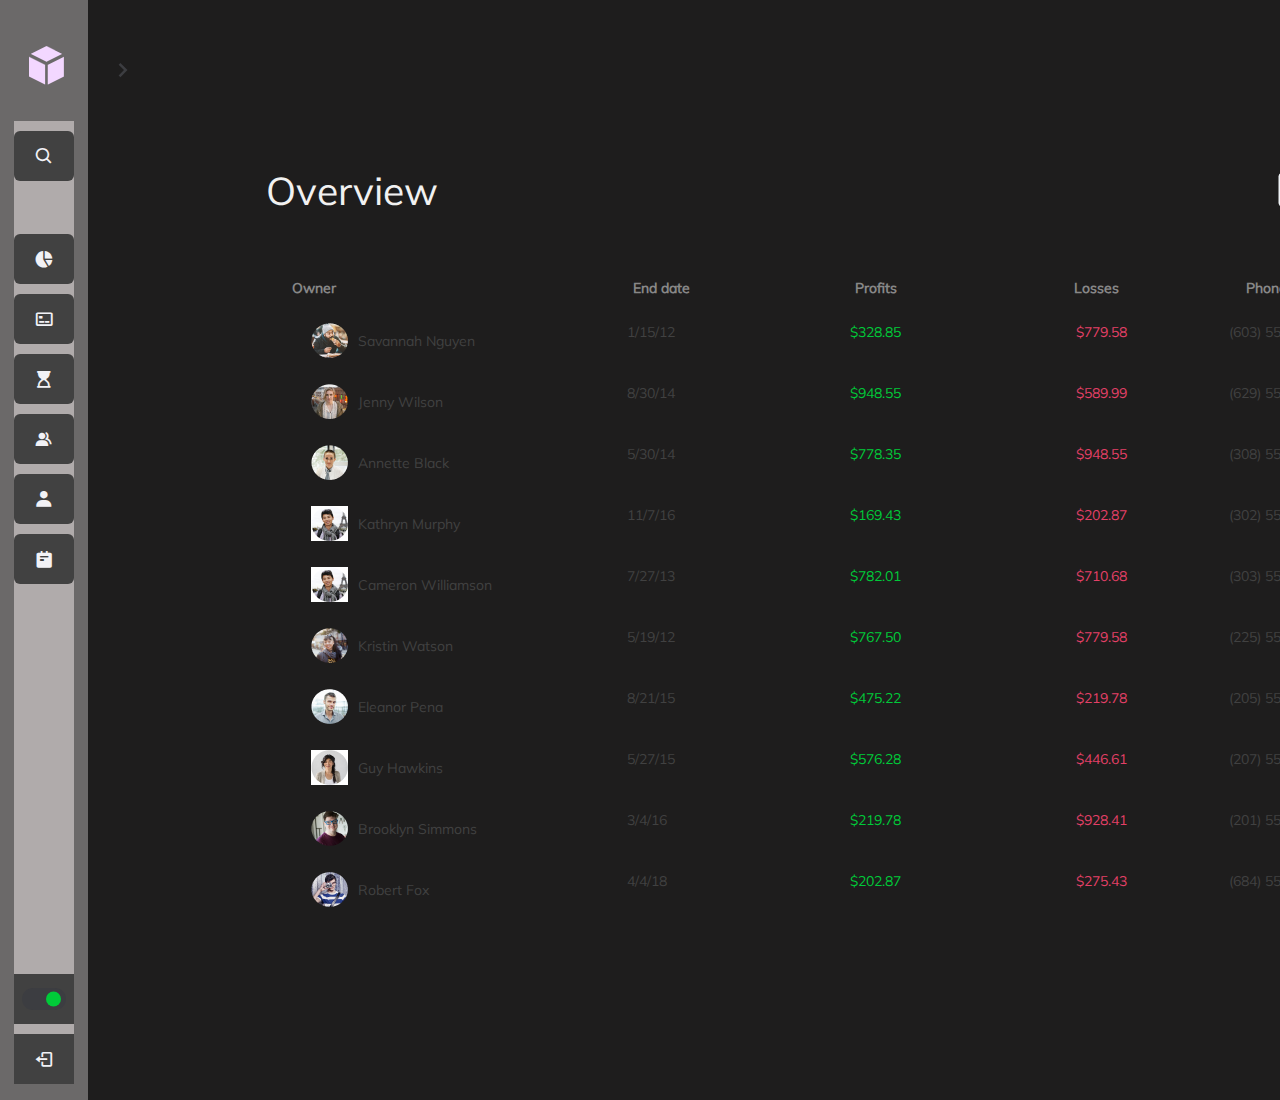
<file: index.html>
<!DOCTYPE html>
<html lang="en">
  <head>
    <meta charset="UTF-8" />
    <meta name="viewport" content="width=device-width, initial-scale=1.0" />
    <title>Dashboard</title>
    <link rel="stylesheet" href="./css/main.css" />
    <link rel="stylesheet" href="./css/style.css" />
    <link
      href="https://unpkg.com/boxicons@2.1.4/css/boxicons.min.css"
      rel="stylesheet"
    />
  </head>
  <body>
    <div id="loading">
      <div class="loading-spinner"></div>
    </div>
    <header class="dark">
      <nav class="sidebar close">
        <head>
          <div class="img_text">
            <span class="image">
              <img src="./images/Logo Main.png" alt="Logo" />
            </span>
            <div class="text header_text">
              <span>Dashboard</span>
            </div>
          </div>
          <i class="bx bx-chevron-left toggle menu_top"></i>
        </head>
        <div class="menu_bar">
          <div class="menu">
            <li class="search_box">
              <i class="bx bx-search icon"></i>
              <input type="search" placeholder="Search ..." />
            </li>
            <ul class="menu_links">
              <li class="nav_link">
                <a href="./index.html">
                  <i class="bx bxs-pie-chart-alt-2 icon"></i>
                  <span class="text nav_text">Overview</span>
                </a>
              </li>
              <li class="nav_link">
                <a href="./about.html">
                  <i class="bx bx-credit-card-front icon"></i>
                  <span class="text nav_text">Tickets</span>
                </a>
              </li>
              <li class="nav_link">
                <a href="#">
                  <i class="bx bxs-hourglass-top icon"></i>
                  <span class="text nav_text">Ideas</span>
                </a>
              </li>
              <li class="nav_link">
                <a href="#">
                  <i class="bx bxs-group icon"></i>
                  <span class="text nav_text">Contacts</span>
                </a>
              </li>
              <li class="nav_link">
                <a href="#">
                  <i class="bx bxs-user icon"></i>
                  <span class="text nav_text">Agents</span>
                </a>
              </li>
              <li class="nav_link">
                <a href="#">
                  <i class="bx bxs-notepad icon"></i>
                  <span class="text nav_text">Articles</span>
                </a>
              </li>
            </ul>
          </div>
          <div class="botton_content">
            <li class="mode">
              <div class="moon_sun">
                <i class="bx bxs-moon icon moon"></i>
                <i class="bx bx-sun icon sun"></i>
              </div>
              <span class="text _text">Mode</span>

              <div class="toggle_switch">
                <span class="switch"></span>
              </div>
            </li>
            <li class="nav_link">
              <a href="#">
                <i class="bx bx-log-out icon"></i>
                <span class="text nav_text">Logout</span>
              </a>
            </li>
          </div>
        </div>
      </nav>
      <section class="main">
        <div class="section_top">
          <p>Jones Ferdinand</p>
          <img src="./images/m header.png" alt="Pic" />
        </div>
        <section class="section_button">
          <p>Overview</p>
          <img src="./images/Dots.png" alt="dots" />
          <div class="add_button">ADD</div>
        </section>
        <div class="table_section">
          <table>

            <thead>
              <tr>
              <th>Owner</th>
              <th>End date</th>
              <th>Profits</th>
              <th>Losses</th>
              <th>Phone</th>
            </tr>
          </thead>
          <tbody>
            <tr>
              <td><img src="./images/table 1/savannah.png" alt="Savannah">
              <p> Savannah Nguyen</p> 
              </td>
              <td>1/15/12</td>
              <td>$328.85</td>
              <td>$779.58</td>
              <td>(603) 555-0123</td>
            </tr>
            <tr>
              <td><img src="./images/table 1/jenny.png" alt="Savannah">
                <p>Jenny Wilson</p> 
                </td>
              <td>8/30/14</td>
              <td>$948.55</td>
              <td>$589.99</td>
              <td>(629) 555-0129</td>
            </tr>
            <tr>
              <td><img src="./images/table 1/annette.png" alt="Savannah">
                <p>Annette Black</p> 
                </td>
              <td>5/30/14</td>
              <td>$778.35</td>
              <td>$948.55</td>
              <td>(308) 555-0121</td>
            </tr>
            <tr>
              <td><img src="./images/table 1/kathry.png" alt="Savannah">
                <p>Kathryn Murphy</p> 
                </td>
              <td>11/7/16</td>
              <td>$169.43</td>
              <td>$202.87</td>
              <td>(302) 555-0107</td>
            </tr>
            <tr>
              <td><img src="./images/table 1/kathry.png" alt="Savannah">
                <p>Cameron Williamson</p> 
                </td>
              <td>7/27/13</td>
              <td>$782.01</td>
              <td>$710.68</td>
              <td>(303) 555-0105</td>
            </tr>
            <tr>
              <td><img src="./images/table 1/kristin.png" alt="Savannah">
                <p>Kristin Watson</p> 
                </td>
              <td>5/19/12</td>
              <td>$767.50</td>
              <td>$779.58</td>
              <td>(225) 555-0118</td>
            </tr>
            <tr>
              <td><img src="./images/table 1/eleanor.png" alt="Savannah">
                <p>Eleanor Pena</p> 
                </td>
              <td>8/21/15</td>
              <td>$475.22</td>
              <td>$219.78</td>
              <td>(205) 555-0100</td>
            </tr>
            <tr>
              <td><img src="./images/table 1/guy.png" alt="Savannah">
                <p>Guy Hawkins</p> 
                </td>
              <td>5/27/15</td>
              <td>$576.28</td>
              <td>$446.61</td>
              <td>(207) 555-0119</td>
            </tr>
            <tr>
              <td><img src="./images/table 1/brooklyn.png" alt="Savannah">
                <p>Brooklyn Simmons</p> 
                </td>
              <td>3/4/16</td>
              <td>$219.78</td>
              <td>$928.41</td>
              <td>(201) 555-0124</td>
            </tr>
            <tr>
              <td><img src="./images/table 1/robert.png" alt="Savannah">
                <p>Robert Fox</p> 
                </td>
              <td>4/4/18</td>
              <td>$202.87</td>
              <td>$275.43</td>
              <td>(684) 555-0102</td>
            </tr>
          </tbody>
        </div>
      </table>
      </section>
    </header>
    <main></main>
    <footer></footer>

    <!-- <script src="./js/style.js"></script> -->
    <script src="./js/main.js"></script>
  </body>
</html>
</file>
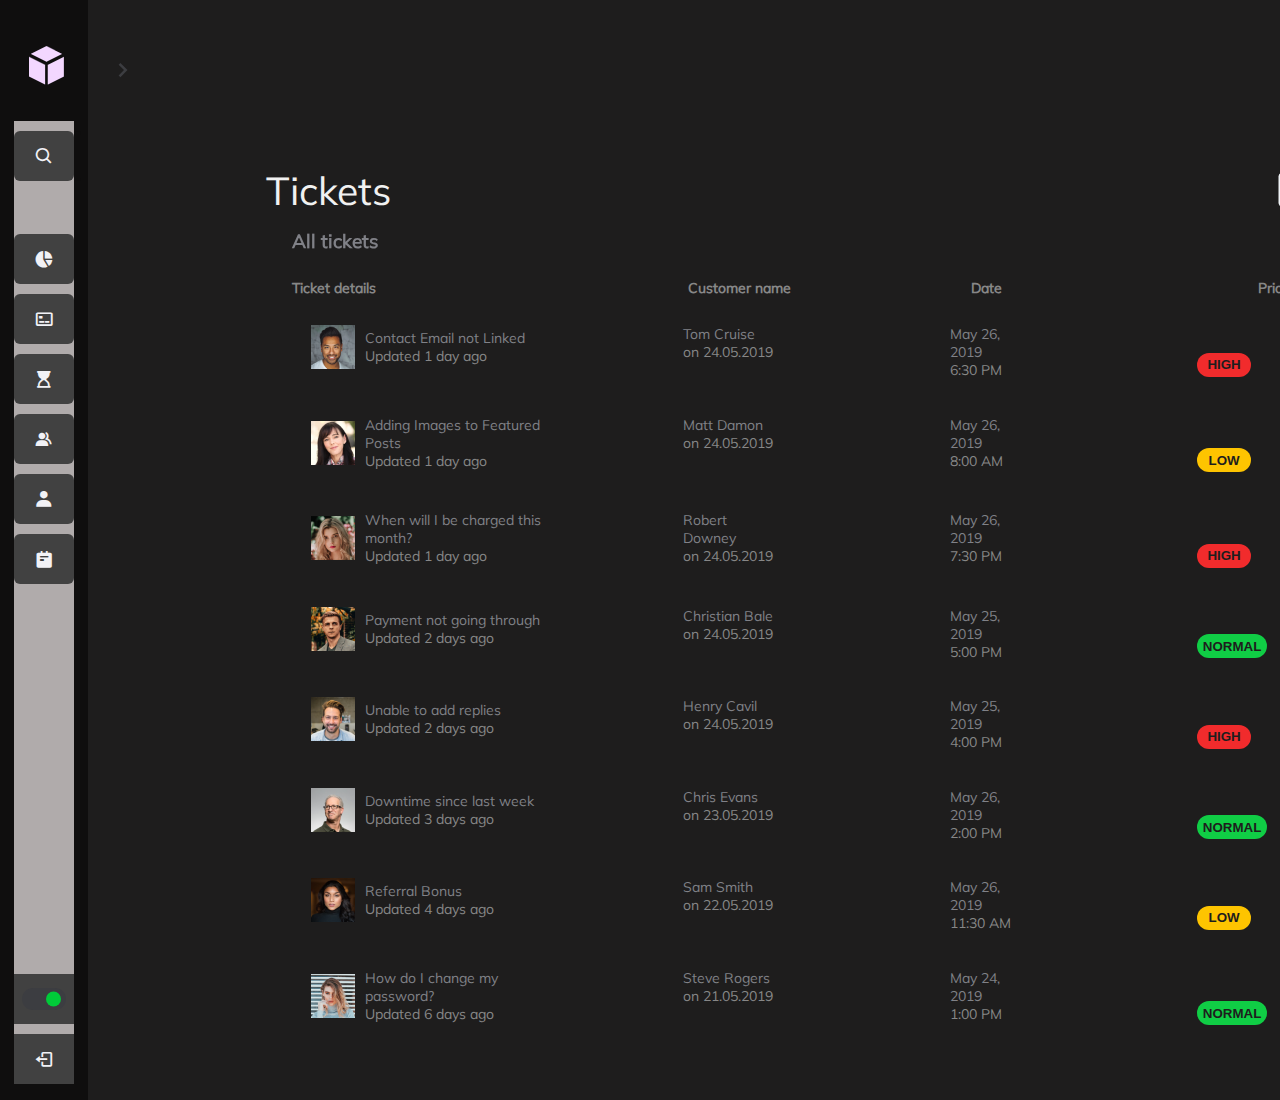
<file: about.html>
<!DOCTYPE html>
<html lang="en">
  <head>
    <meta charset="UTF-8" />
    <meta name="viewport" content="width=device-width, initial-scale=1.0" />
    <title>Dashboard</title>
    <link rel="stylesheet" href="./css/main.css" />
    <link
      href="https://unpkg.com/boxicons@2.1.4/css/boxicons.min.css"
      rel="stylesheet"
    />
  </head>
  <body>
    <div id="loading">
      <div class="loading-spinner"></div>
    </div>
    <header class="dark">
      <nav class="sidebar close">
        <head>
          <div class="img_text">
            <span class="image">
              <img src="./images/Logo Main.png" alt="Logo" />
            </span>
            <div class="text header_text">
              <span>Dashboard</span>
            </div>
          </div>
          <i class="bx bx-chevron-left toggle menu_top"></i>
        </head>
        <div class="menu_bar">
          <div class="menu">
            <li class="search_box">
              <i class="bx bx-search icon"></i>
              <input type="search" placeholder="Search ..." />
            </li>
            <ul class="menu_links">
              <li class="nav_link">
                <a href="./index.html">
                  <i class="bx bxs-pie-chart-alt-2 icon"></i>
                  <span class="text nav_text">Overview</span>
                </a>
              </li>
              <li class="nav_link">
                <a href="./about.html">
                  <i class="bx bx-credit-card-front icon"></i>
                  <span class="text nav_text">Tickets</span>
                </a>
              </li>
              <li class="nav_link">
                <a href="#">
                  <i class="bx bxs-hourglass-top icon"></i>
                  <span class="text nav_text">Ideas</span>
                </a>
              </li>
              <li class="nav_link">
                <a href="#">
                  <i class="bx bxs-group icon"></i>
                  <span class="text nav_text">Contacts</span>
                </a>
              </li>
              <li class="nav_link">
                <a href="#">
                  <i class="bx bxs-user icon"></i>
                  <span class="text nav_text">Agents</span>
                </a>
              </li>
              <li class="nav_link">
                <a href="#">
                  <i class="bx bxs-notepad icon"></i>
                  <span class="text nav_text">Articles</span>
                </a>
              </li>
            </ul>
          </div>
          <div class="botton_content">
            <li class="mode">
              <div class="moon_sun">
                <i class="bx bxs-moon icon moon"></i>
                <i class="bx bx-sun icon sun"></i>
              </div>
              <span class="text _text">Mode</span>

              <div class="toggle_switch">
                <span class="switch"></span>
              </div>
            </li>
            <li class="nav_link">
              <a href="#">
                <i class="bx bx-log-out icon"></i>
                <span class="text nav_text">Logout</span>
              </a>
            </li>
          </div>
        </div>
      </nav>
      <section class="main">
        <div class="section_top">
          <p>Jones Ferdinand</p>
          <img src="./images/m header.png" alt="Pic" />
        </div>
        <section class="section_button">
          <p>Tickets</p>
          <img src="./images/Dots.png" alt="dots" />
          <div class="add_button">ADD</div>
        </section>
        <div class="table_section">
          <table>
<caption>All tickets</caption>
            <thead>
              <tr>
              <th>Ticket details</th>
              <th>Customer name</th>
              <th>Date</th>
              <th>Priority</th>
            </tr>
          </thead>
          <tbody>
            <tr>
              <td><img src="./images/man 1.png" alt="Savannah">
              <div class="texts">
                <!-- 1 -->
                <p> Contact Email not Linked</p> 
              <p>Updated 1 day ago</p>
              </div>
              </td>
              <td> <div class="texts">
                <p>Tom Cruise</p> 
              <p>on 24.05.2019</p>
              </div></td>
              <td> <div class="texts">
                <p>May 26, 2019</p> 
              <p>6:30 PM</p>
              </div></td>
              <td class="triple_dots"><button class="red">HIGH </button><p><i class='bx bx-dots-vertical-rounded'></i></p></td>
            </tr>
            <tr>
              <td><img src="./images/w 5.png" alt="Savannah">
              <div class="texts">
                <!-- 2 -->
                <p>Adding Images to Featured Posts</p> 
              <p>Updated 1 day ago</p>
              </div>
              </td>
              <td> <div class="texts">
                <p>Matt Damon</p> 
              <p>on 24.05.2019</p>
              </div></td>
              <td> <div class="texts">
                <p>May 26, 2019</p> 
              <p>8:00 AM</p>
              </div></td>
              <td class="triple_dots"><button class="yellow">LOW </button><p><i class='bx bx-dots-vertical-rounded'></i></p></td>
            </tr>
            <tr>
              <td><img src="./images/w 3.png" alt="Savannah">
              <div class="texts">
                <!-- 3 -->
                <p> When will I be charged this month?</p> 
              <p>Updated 1 day ago</p>
              </div>
              </td>
              <td> <div class="texts">
                <p>Robert Downey</p> 
              <p>on 24.05.2019</p>
              </div></td>
              <td> <div class="texts">
                <p>May 26, 2019</p> 
              <p>7:30 PM</p>
              </div></td>
              <td class="triple_dots"><button class="red">HIGH </button><p><i class='bx bx-dots-vertical-rounded'></i></p></td>
            </tr>
            <tr>
              <td><img src="./images/man4.png" alt="Savannah">
              <div class="texts">
                <!-- 4 -->
                <p>Payment not going through</p> 
              <p>Updated 2 days ago</p>
              </div>
              </td>
              <td> <div class="texts">
                <p>Christian Bale</p> 
              <p>on 24.05.2019</p>
              </div></td>
              <td> <div class="texts">
                <p>May 25, 2019</p> 
              <p>5:00 PM</p>
              </div></td>
              <td class="triple_dot"><button class="green">NORMAL</button><p><i class='bx bx-dots-vertical-rounded'></i></p></td>
            </tr>
            <tr>
              <td><img src="./images/m 5.png" alt="Savannah">
              <div class="texts">
                <!-- 5 -->
                <p> Unable to add replies</p> 
              <p>Updated 2 days ago</p>
              </div>
              </td>
              <td> <div class="texts">
                <p>Henry Cavil</p> 
              <p>on 24.05.2019</p>
              </div></td>
              <td> <div class="texts">
                <p>May 25, 2019</p> 
              <p>4:00 PM</p>
              </div></td>
              <td class="triple_dots"><button class="red">HIGH </button><p><i class='bx bx-dots-vertical-rounded'></i></p></td>
            </tr>
            <tr>
              <td><img src="./images/m 7.png" alt="Savannah">
              <div class="texts">
                <!-- 6 -->
                <p>Downtime since last week</p> 
              <p>Updated 3 days ago</p>
              </div>
              </td>
              <td> <div class="texts">
                <p>Chris Evans</p> 
              <p>on 23.05.2019</p>
              </div></td>
              <td> <div class="texts">
                <p>May 26, 2019</p> 
              <p>2:00 PM</p>
              </div></td>
              <td class="triple_dot"><button class="green">NORMAL</button><p><i class='bx bx-dots-vertical-rounded'></i></p></td>
            </tr>
            <tr>
              <td><img src="./images/w 6.png" alt="Savannah">
              <div class="texts">
                <!-- 7 -->
                <p>Referral Bonus</p> 
              <p>Updated 4 days ago</p>
              </div>
              </td>
              <td> <div class="texts">
                <p>Sam Smith</p> 
              <p>on 22.05.2019</p>
              </div></td>
              <td> <div class="texts">
                <p>May 26, 2019</p> 
              <p>11:30 AM</p>
              </div></td>
              <td class="triple_dots"><button class="yellow">LOW</button><p><i class='bx bx-dots-vertical-rounded'></i></p></td>
            </tr>
            <tr>
              <td><img src="./images/w 7.png" alt="Savannah">
              <div class="texts">
                <!-- 8 -->
                <p>How do I change my password?</p> 
              <p>Updated 6 days ago</p>
              </div>
              </td>
              <td> <div class="texts">
                <p>Steve Rogers</p> 
              <p>on 21.05.2019</p>
              </div></td>
              <td> <div class="texts">
                <p>May 24, 2019</p> 
              <p>1:00 PM</p>
              </div></td>
              <td class="triple_dot"><button class="green">NORMAL</button><p><i class='bx bx-dots-vertical-rounded'></i></p></td>
            </tr>
          </tbody>
        </div>
      </table>
      </section>
    </header>
    <main></main>
    <footer></footer>

    <!-- <script src="./js/style.js"></script> -->
    <script src="./js/main.js"></script>
  </body>
</html>
</file>
<file: css/main.css>
@font-face {
  font-family: "Lato";
  src: url("../fonts/Lato-Regular.ttf");,
  font-family: "Mulish";
  src: url("../fonts/Mulish-Regular.ttf");
}

* {
  margin: 0;
  padding: 0;
  box-sizing: border-box;
}

:root {
  --font-size: 10px;
  --body-color: #;
  --fontmulish-family: "Mulish";
  --fontlato-family: "Lato";
  --sidebar-gray: #a4a6b3;
  --main-light-blue: #d5d6dc;
  --grayscale-black: #1f212c;
  --side-bar-color: #989898;
  --profit-color: #00ca39;
  --losses-color: #e44067;
  --table-top: #878787;
  --name-phonenumbers: #414141;
  --add-button: #10cd45;
  --logout-mode: #a4a6b3;
  --icon-color: #9fa2b4;
  --black-color: #000;
  --backround-color: #fff;
  --evenbg-color:#EEF2F5;
  --second-table:#252733;
  --second-buttonred:#F12B2C;

  /* transition */
  --tran-02: all 0.2s ease;
  --tran-03: all 0.3s ease;
  --tran-04: all 0.4s ease;
  --tran-05: all 0.5s ease;
}

body {
  height: 1100px;
}

.container {
  max-width: 1480px;
  margin: 0 auto;
  padding: 0 20px;
}

header {
  display: flex;
  height: 1100px;
  background: var(--backround-color);
  transition: var(--tran-02);
}

/* Dark Mode */
header.dark {
  --sidebar-gray: #1d1d1e;
  --main-light-blue: #3c3d41;
  --grayscale-black: #0f0e0e;
  --side-bar-color: #2c2b2b;
  --profit-color: #00ca39;
  --losses-color: #e44067;
  --table-top: #878787;
  --name-phonenumbers: #414141;
  --add-button: #10cd45;
  --logout-mode: #ffffff;
  --icon-color: #f2f2f6;
  --black-color: #f1f1f1;
  --backround-color: #1e1d1d;
  --evenbg-color:#3e4041;
  --second-table:#808187;
  --second-buttonred:#F12B2C;
}

/* Sidebar */
.sidebar {
  position: fixed;
  top: 0;
  left: 0;
  height: 1100px;
  width: 250px;
  padding: 10px 14px;
  background: var(--grayscale-black);
  transition: var(--tran-05);
}

.sidebar.close {
  width: 88px;
}

.sidebar .text {
  font-size: 19px;
  font-weight: 500;
  transition: var(--tran-04);
  white-space: nowrap;
  opacity: 1;
}

.sidebar.close .text {
  opacity: o;
  overflow: hidden;
}

.sidebar .image {
  min-width: 60px;
  display: flex;
  align-items: center;
}

.sidebar li {
  height: 50px;
  background: var(--name-phonenumbers);
  margin-top: 10px;
  list-style: none;
  display: flex;
  align-items: center;
}

.sidebar li .icon {
  display: flex;
  align-items: center;
  justify-content: center;
  font-size: 20px;
  min-width: 60px;
}

.sidebar li .icon,
.sidebar li .text {
  color: var(--icon-color);
  transition: var(--tran-02);
}

.sidebar head {
  position: relative;
}

.sidebar .img_text .image {
  width: 40px;
  border-radius: 6px;
  width: 34.915px;
  height: 38.587px;
  flex-shrink: 0;
  fill: #932dbf;
}

.img_text {
  padding-top: 36px;
  padding-left: 15px;
  padding-bottom: 36px;
  display: flex;
  align-items: center;
}

head .img_text .header_text {
  display: flex;
  flex-direction: column;
}

.header_text span {
  width: 105px;
  height: 24px;
  color: var(--sidebar-gray, #a4a6b3);

  /* Bold/19px */
  font-family: var(--fontmulish-family);
  font-size: 19px;
  font-style: normal;
  font-weight: 700;
  line-height: normal;
  letter-spacing: 0.4px;
  opacity: 0.7;
}

/* SJBDSBDFKHBGVOEFHBGDFSBHDFO */
.toggle {
  position: absolute;
  top: 5%;
  left: 110%;
  /* transform: translateY(-50%); */
  height: 30px;
  width: 40px;
  display: flex;
  flex-direction: column;
  justify-content: center;
  color: var(--grayscale-black);
  font-size: 30px;
  cursor: pointer;
  transition: var(--tran-03);
}

.sidebar.close .toggle {
  transform: rotate(180deg);
}

header.dark .toggle {
  color: var(--main-light-blue);
}

.toggle:hover {
  border-radius: 6px;
  color: var(--main-light-blue);
  background: var(--name-phonenumbers);
}

.search_box {
  margin-bottom: 53px;
  border-radius: 6px;
  background: var(--grayscale-black);
}

.search_box input {
  padding-left: 7px;
  font-size: 16px;
}

.menu_links li {
  border-radius: 6px;
}

.search_box input {
  height: 100%;
  width: 100%;
  outline: none;
  border: none;
  border: 6px;
  border-radius: 6px;
  color: var(--icon-color);
  background: var(--grayscale-black);
}

.sidebar li a {
  height: 100%;
  width: 100%;
  text-decoration: none;
  display: flex;
  align-items: center;
  text-decoration: none;
  border: 6px;
  transition: var(--tran-04);
}

.sidebar li a:hover {
  background: var(--logout-mode);
}

.sidebar li a:hover .icon,
.sidebar li a:hover .text {
  color: var(--name-phonenumbers);
}

header.dark .sidebar .toggle li a:hover .icon,
header.dark .sidebar .toggle li a:hover .text {
  color: var(--main-light-blue);
}

/* .i_image {
  width: 10px !important;
  height: 10px !important;
} */

.sidebar .menu_bar {
  background: rgb(176, 171, 171);
  height: calc(100%-50px);
  display: flex;
  flex-direction: column;
  justify-content: space-between;
}

.menu_bar .mode {
  position: relative;
  border-radius: 6px;
  background: var(--name-phonenumbers);
}

.menu_bar .mode .moon_sun {
  height: 50px;
  width: 60px;
  display: flex;
  align-items: center;
}

.menu_bar .mode i {
  position: absolute;
  transition: var(--tran-03);
}

.menu_bar .mode i.sun {
  opacity: 0;
}

header.dark .menu_bar .mode i.sun{
  opacity: 1;
}

header.dark .menu_bar .mode i.moon{
  opacity: 0;
}



.menu_bar .mode .toggle_switch {
  position: absolute;
  right: 0px;
  display: flex;
  align-items: center;
  justify-content: center;
  height: 100%;
  min-width: 60px;
  background: var(--name-phonenumbers);
  cursor: pointer;
}

.toggle_switch .switch {
  position: relative;
  height: 22px;
  width: 44px;
  border-radius: 25px;
  background: var(--main-light-blue);
}

.switch::before {
  content: "";
  position: absolute;
  height: 15px;
  width: 15px;
  border-radius: 50%;
  top: 50%;
  left: 5px;
  transform: translateY(-50%);
  background: var(--profit-color);
  transition: var(--tran-03);
}

header.dark .switch::before {
  left: 24px;
}

.botton_content {
  margin-top: 380px;
}

.section_top {
  display: flex;
  padding-top: 61px;
  padding-left: 36px;
  display: flex;
  align-items: center;
  gap: 14px;
}

.section_top p {
  margin-top: 5px;
  margin-left: 1250px;
  color: var(--grayscale-black);
  text-align: right;

  /* SemiBold/14px */
  font-family: var(--fontlato-family);
  font-size: 14px;
  font-style: normal;
  font-weight: 600;
  line-height: 20px; /* 142.857% */
  letter-spacing: 0.2px;
}

.section_top img {
  border-radius: 50%;
  width: 44px;
  height: 44px;
  flex-shrink: 0;
}

.section_button {
  display: flex;
  padding-top: 61px;
  padding-left: 36px;
  display: flex;
  align-items: center;
  gap: 32px;
}

.section_button p {
  padding-left: 230px;
  width: 180px;
  height: 47px;
  flex-shrink: 0;
  color: var(--black-color);
  font-family: var(--fontlato-family);
  font-size: 39px;
  font-style: normal;
  font-weight: 400;
  line-height: normal;
}

.section_button img {
  margin-left: 980px;
}

.add_button {
  width: 71.094px;
  height: 35.501px;
  flex-shrink: 0;
  border-radius: 5px;
  background: #10cd45;
  color: var(--main-light-blue);
  text-align: center;
  font-family: var(--fontlato-family);
  font-size: 14px;
  font-style: normal;
  font-weight: 700;
  line-height: normal;
  padding: 7px;
}

table {
  height: 650px;
  padding-top: 64px;
  padding-left: 290px;
  font-family: var(--fontlato-family);
  font-size: 14px;
  border-radius: 6px;
}

caption{
  display: flex;
  align-items: center;
  justify-content: start;
  position: absolute;
  margin-top: -70px;
  font-size: 19px;
  color: var(--second-table);
  font-weight: 700;
}

tr {
  transition: var(--tran-04);
}

tr:hover {
  background: var(--evenbg-color);
}

thead {
  font-family: var(--fontlato-family);
  color: var(--table-top);
}

thead tr th:first-child {
  display: flex;
  justify-content: start;
}

/* thead tr th:nth-child(2),
th:nth-child(3),
th:nth-child(4),
th:nth-child(5),{
display: flex;
justify-content: center;
} */

tbody tr td {
  color: var(--name-phonenumbers);
  padding-top: 24px;
  padding-left: 24px;
}

tbody tr td:first-child {
  gap: 10px;
  display: flex;
  align-items: center;
  padding-top: 24px;
  border-top: 16px;
  padding-left: 19px;
  padding-right: 66.5px;
}

tbody tr td:nth-child(2) {
  padding-left: 66.5px;
  padding-right: 86.5px;
}

tbody tr td:nth-child(3) {
  color: var(--profit-color);
  padding-left: 86.5px;
  padding-right: 86.5px;
}

tbody tr td:nth-child(4) {
  color: var(--losses-color);
  padding-right: 76px;
  padding-left: 86.5px;
}

td {
  vertical-align: top;
}

.texts{
  display: block;
}

.texts p:first-child{
color: var(--second-table);
}

.texts p:nth-child(2){
  color: var(--table-top);
}

.red{
  width: 54px;
height: 24px;
font-weight: 700;
flex-shrink: 0;
border-radius: 100px;
background: var(--second-buttonred);
border: none;
color: var(--backround-color);
}

.yellow{
  width: 54px;
height: 24px;
flex-shrink: 0;
border-radius: 100px;
font-weight: 700;
background: #FEC400;
border: none;
color: var(--backround-color);
}

.green{
  width: 70px;
height: 24px;
font-weight: 700;
flex-shrink: 0;
border-radius: 100px;
background: var(--add-button);
border: none;
color: var(--backround-color);
}

tr .triple_dots{
  display: flex;
  align-items: center;
  gap: 84px;
}

tr .triple_dot {
 font-size: 40px;
  display: flex;
  align-items: center;
  gap: 67px;
}

tr .triple_dot p{
color: var(--table-top);
}

tr .triple_dots p{
  color: var(--table-top);
  font-size: 40px;
}
</file>
<file: css/style.css>
@import{""}


@font-face {
  font-family: "Lato";
  src: url("../fonts/Lato-Regular.ttf");,
  font-family: "Mulish";
  src: url("../fonts/Mulish-Regular.ttf");
}

* {
  margin: 0;
  padding: 0;
  box-sizing: border-box;
}

:root {
  --font-size: 10px;
  --body-color: #;
  --fontmulish-family: "Mulish";
  --fontlato-family: "Lato";
  --sidebar-gray: #a4a6b3;
  --main-light-blue: #dde2ff;
  --grayscale-black: #6f7074;
  --side-bar-color: #989898;
  --profit-color: #00ca39;
  --losses-color: #e44067;
  --table-top: #878787;
  --name-phonenumbers: #4c4b4b;
  --add-button: #10cd45;
  --logout-mode: #a4a6b3;
  --icon-color: #9fa2b4;
  --black-color: #797878;
  --backround-color: #fff;
  --evenbg-color:#EEF2F5;

  /* transition */
  --tran-02: all 0.2s ease;
  --tran-03: all 0.3s ease;
  --tran-04: all 0.4s ease;
  --tran-05: all 0.5s ease;
}

body {
  height: 1100px;
}

.container {
  max-width: 1480px;
  margin: 0 auto;
  padding: 0 20px;
}

header {
  display: flex;
  height: 1100px;
  background: var(--backround-color);
  transition: var(--tran-02);
}

/* Dark Mode */
header.dark {
  --sidebar-gray: #1d1d1e;
  --main-light-blue: #3c3d41;
  --grayscale-black: #6b6969;
  --side-bar-color: #2c2b2b;
  --profit-color: #00ca39;
  --losses-color: #e44067;
  --table-top: #878787;
  --add-button: #10cd45;
  --logout-mode: #ffffff;
  --icon-color: #f2f2f6;
  --black-color: #f1f1f1;
  --backround-color: #1e1d1d;
  --evenbg-color:#3e4041;
  --second-table:#808187;
  --second-buttonred:#F12B2C;
}
}

/* Sidebar */
.sidebar {
  font-family: var(--fontlato-family);
  position: fixed;
  top: 0;
  left: 0;
  height: 1100px;
  width: 250px;
  padding: 10px 14px;
  background: var(--grayscale-black);
  transition: var(--tran-05);
}

.sidebar.close {
  width: 88px;
}

.sidebar .text {
  font-size: 19px;
  font-weight: 500;
  transition: var(--tran-04);
  white-space: nowrap;
  opacity: 1;
}

.sidebar.close .text {
  opacity: o;
  overflow: hidden;
}

.sidebar .image {
  min-width: 60px;
  display: flex;
  align-items: center;
}

.sidebar li {
  height: 50px;
  background: var(--name-phonenumbers);
  margin-top: 10px;
  list-style: none;
  display: flex;
  align-items: center;
}

.sidebar li .icon {
  display: flex;
  align-items: center;
  justify-content: center;
  font-size: 20px;
  min-width: 60px;
}

.sidebar li .icon,
.sidebar li .text {
  color: var(--icon-color);
  transition: var(--tran-02);
}

.sidebar head {
  position: relative;
}

.sidebar .img_text .image {
  width: 40px;
  border-radius: 6px;
  width: 34.915px;
  height: 38.587px;
  flex-shrink: 0;
  fill: #932dbf;
}

.img_text {
  padding-top: 36px;
  padding-left: 15px;
  padding-bottom: 36px;
  display: flex;
  align-items: center;
}

head .img_text .header_text {
  display: flex;
  flex-direction: column;
}

.header_text span {
  width: 105px;
  height: 24px;
  color: var(--sidebar-gray, #a4a6b3);

  /* Bold/19px */
  font-family: var(--fontmulish-family);
  font-size: 19px;
  font-style: normal;
  font-weight: 700;
  line-height: normal;
  letter-spacing: 0.4px;
  opacity: 0.7;
}

/* SJBDSBDFKHBGVOEFHBGDFSBHDFO */
.toggle {
  position: absolute;
  top: 5%;
  left: 110%;
  /* transform: translateY(-50%); */
  height: 30px;
  width: 40px;
  display: flex;
  flex-direction: column;
  justify-content: center;
  color: var(--grayscale-black);
  font-size: 30px;
  cursor: pointer;
  transition: var(--tran-03);
}

.sidebar.close .toggle {
  transform: rotate(180deg);
}

header.dark .toggle {
  color: var(--main-light-blue);
}

.toggle:hover {
  border-radius: 6px;
  color: var(--main-light-blue);
  background: var(--name-phonenumbers);
}

.search_box {
  margin-bottom: 53px;
  border-radius: 6px;
  background: var(--grayscale-black);
}

.search_box input {
  padding-left: 7px;
  font-size: 16px;
}

.menu_links li {
  border-radius: 6px;
}

.search_box input {
  height: 100%;
  width: 100%;
  outline: none;
  border: none;
  border: 6px;
  border-radius: 6px;
  color: var(--icon-color);
  background: var(--grayscale-black);
}

.sidebar li a {
  height: 100%;
  width: 100%;
  text-decoration: none;
  display: flex;
  align-items: center;
  text-decoration: none;
  border: 6px;
  transition: var(--tran-04);
}

.sidebar li a:hover {
  background: var(--logout-mode);
}

.sidebar li a:hover .icon,
.sidebar li a:hover .text {
  color: var(--name-phonenumbers);
}

header.dark .sidebar .toggle li a:hover .icon,
header.dark .sidebar .toggle li a:hover .text {
  color: var(--main-light-blue);
}

/* .i_image {
  width: 10px !important;
  height: 10px !important;
} */

.sidebar .menu_bar {
  background: rgb(176, 171, 171);
  height: calc(100%-50px);
  display: flex;
  flex-direction: column;
  justify-content: space-between;
}

.menu_bar .mode {
  position: relative;
  border-radius: 6px;
  background: var(--name-phonenumbers);
}

.menu_bar .mode .moon_sun {
  height: 50px;
  width: 60px;
  display: flex;
  align-items: center;
}

.menu_bar .mode i {
  position: absolute;
  transition: var(--tran-03);
}

.menu_bar .mode i.sun {
  opacity: 0;
}

header.dark .menu_bar .mode i.sun{
  opacity: 1;
}

header.dark .menu_bar .mode i.moon{
  opacity: 0;
}



.menu_bar .mode .toggle_switch {
  position: absolute;
  right: 0px;
  display: flex;
  align-items: center;
  justify-content: center;
  height: 100%;
  min-width: 60px;
  background: var(--name-phonenumbers);
  cursor: pointer;
}

.toggle_switch .switch {
  position: relative;
  height: 22px;
  width: 44px;
  border-radius: 25px;
  background: var(--main-light-blue);
}

.switch::before {
  content: "";
  position: absolute;
  height: 15px;
  width: 15px;
  border-radius: 50%;
  top: 50%;
  left: 5px;
  transform: translateY(-50%);
  background: var(--profit-color);
  transition: var(--tran-03);
}

header.dark .switch::before {
  left: 24px;
}

.botton_content {
  margin-top: 380px;
}

/* TABLE */
.section_top {
  display: flex;
  padding-top: 61px;
  padding-left: 36px;
  display: flex;
  align-items: center;
  gap: 14px;
}

.section_top p{
  margin-top: 5px;
  margin-left: 1250px;
  color: var(--grayscale-black);
text-align: right;

/* SemiBold/14px */
font-family: var(--fontlato-family);
font-size: 14px;
font-style: normal;
font-weight: 600;
line-height: 20px; /* 142.857% */
letter-spacing: 0.2px;
}

.section_top img{
  border-radius: 50%;
  width: 44px;
  height: 44px;
  flex-shrink: 0;
}


.section_button {
  display: flex;
  padding-top: 61px;
  padding-left: 36px;
  display: flex;
  align-items: center;
  gap: 32px;
  font-weight: 400;
}

.section_button p{
  padding-left: 230px;
  width: 180px;
height: 47px;
flex-shrink: 0;
color: var(--black-color);
font-family: var(--fontlato-family);
font-size: 39px;
font-style: normal;
font-weight: 400;
line-height: normal;
}

.section_button img{
  margin-left: 980px;
}

.add_button {
  width: 71.094px;
height: 35.501px;
flex-shrink: 0;
border-radius: 5px;
background: #10CD45;
color: var(--main-light-blue);
text-align: center;
font-family: var(--fontlato-family);
font-size: 14px;
font-style: normal;
font-weight: 700;
line-height: normal;
padding: 7px;
}

table{
  height: 650px;
  padding-top: 64px;
  padding-left: 290px;
  font-family: var(--fontlato-family);
  font-size: 14px;
}
tr{
  transition: var(--tran-04);
}

tr:hover{
  background: var(--evenbg-color);
}

thead{
font-family: var(--fontlato-family);
  color: var(--table-top);
}

thead tr th:first-child{
  display: flex;
  justify-content: start;
}

/* thead tr th:nth-child(2),
th:nth-child(3),
th:nth-child(4),
th:nth-child(5),{
display: flex;
justify-content: center;
} */

tbody tr td{
  color: var(--name-phonenumbers);
  padding-top: 24px;
  padding-left: 24px;
}

tbody tr td:first-child{
  gap: 10px;
  display: flex;
  align-items: center;
  padding-top: 24px;
  border-top: 16px;
  padding-left: 19px;
  padding-right: 66.5px;
}

tbody tr td:nth-child(2){
padding-left: 66.5px;
padding-right: 86.5px;
}

tbody tr td:nth-child(3){
color: var(--profit-color);
padding-left: 86.5px;
padding-right: 86.5px;

}

tbody tr td:nth-child(4){
color: var(--losses-color);
padding-right: 76px;
padding-left: 86.5px;
}

td{
  vertical-align: top;
}
</file>
